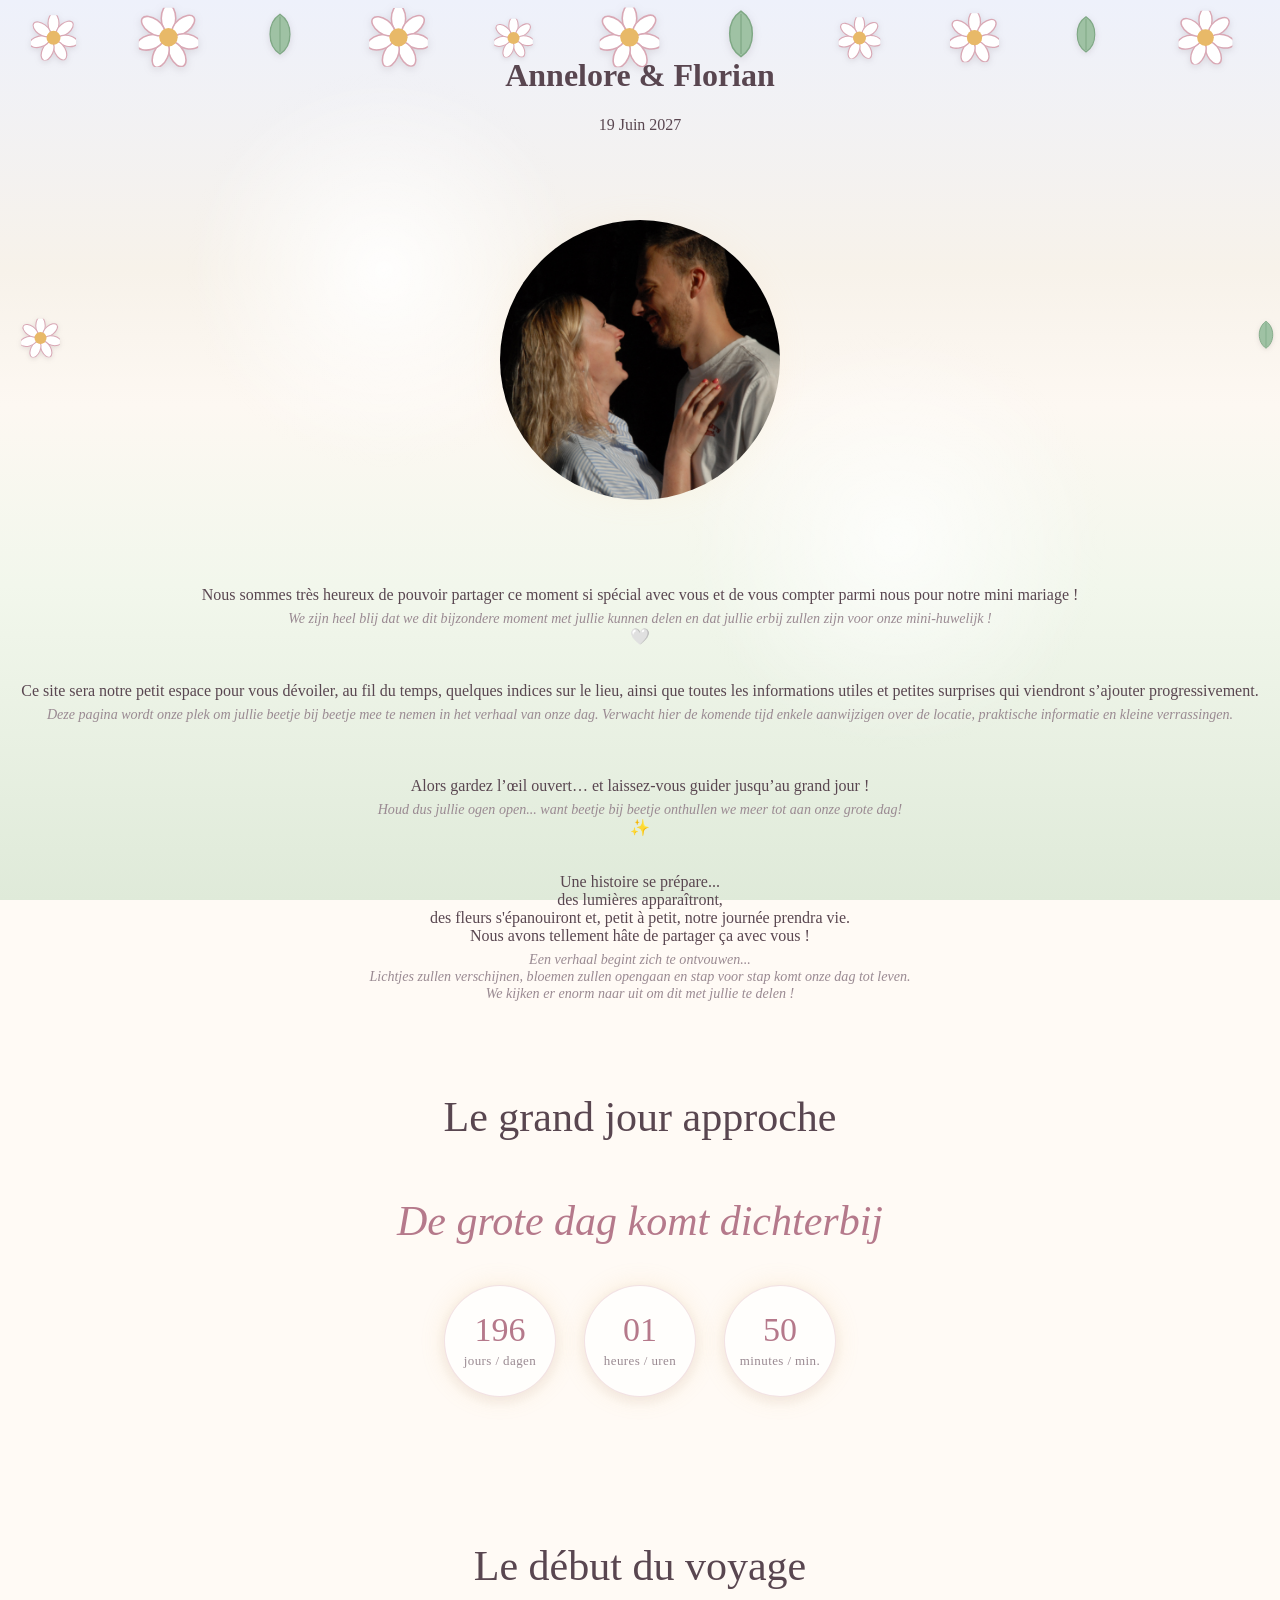
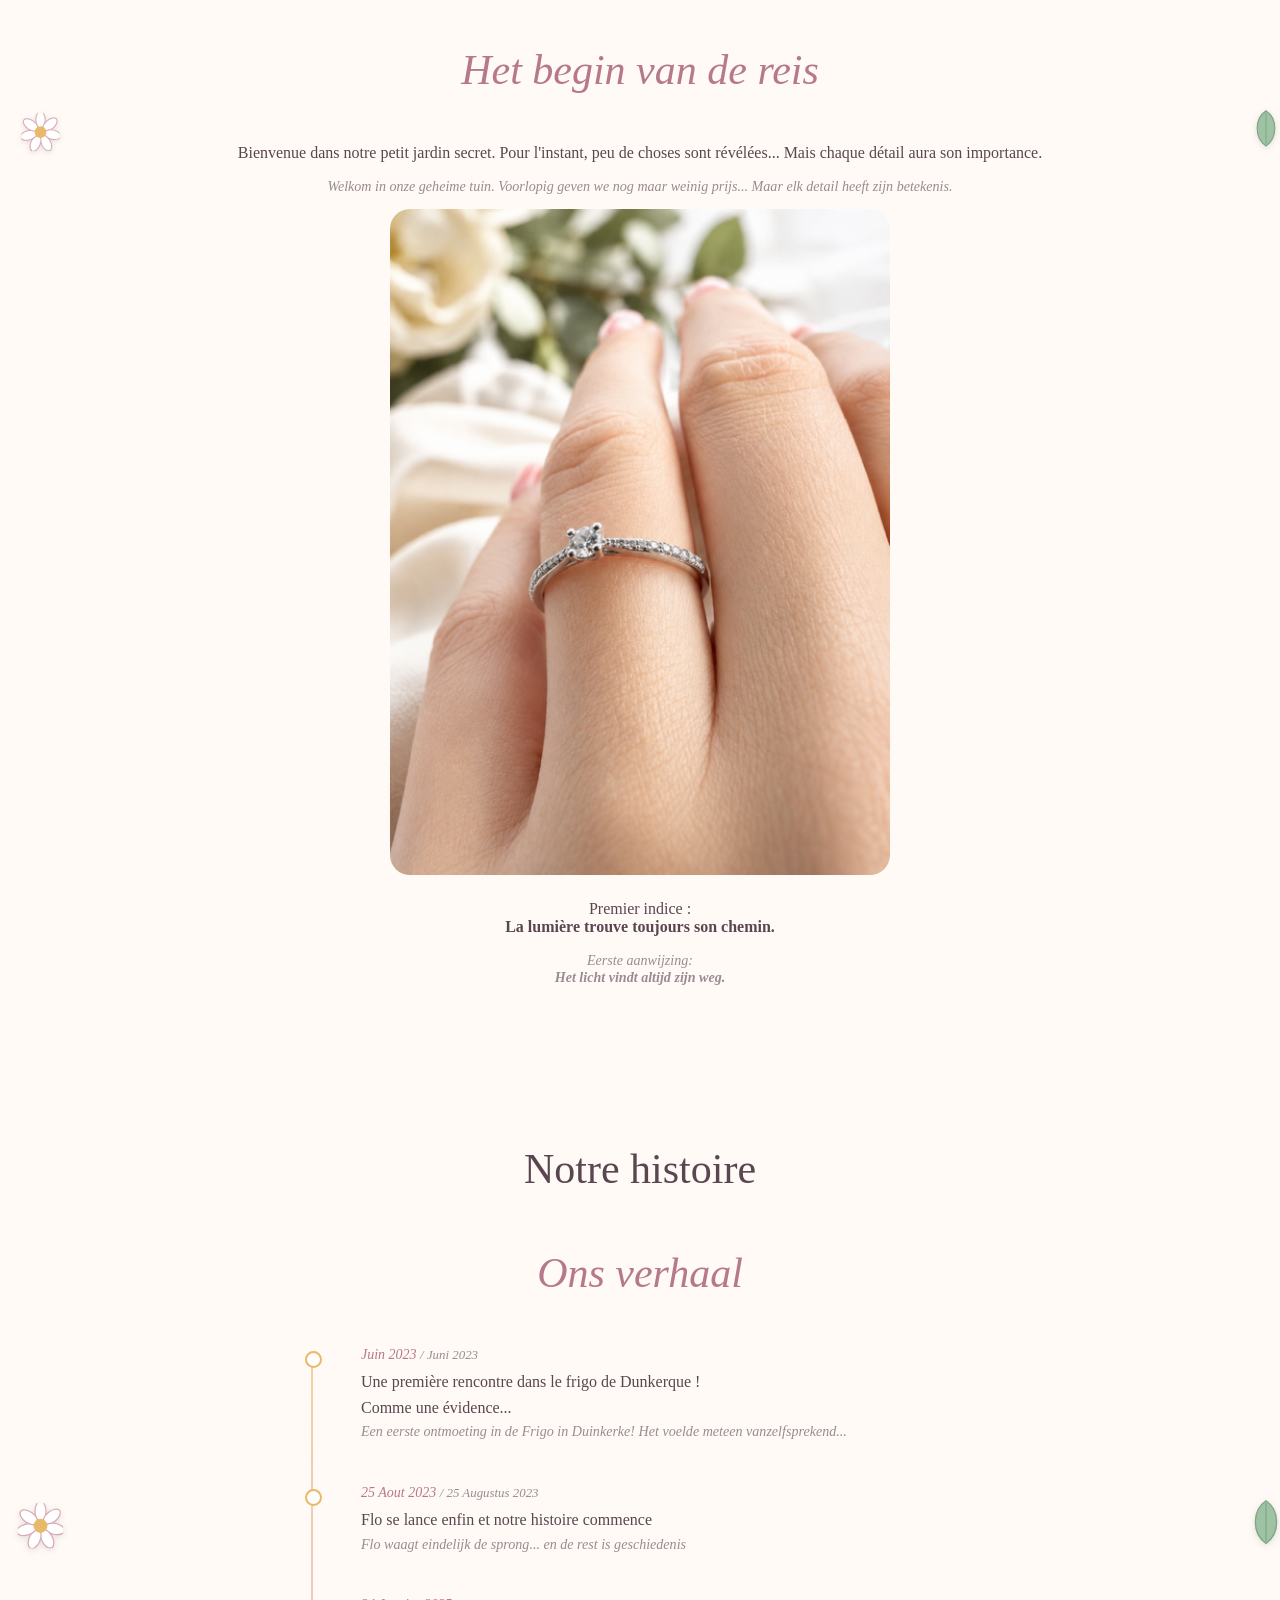
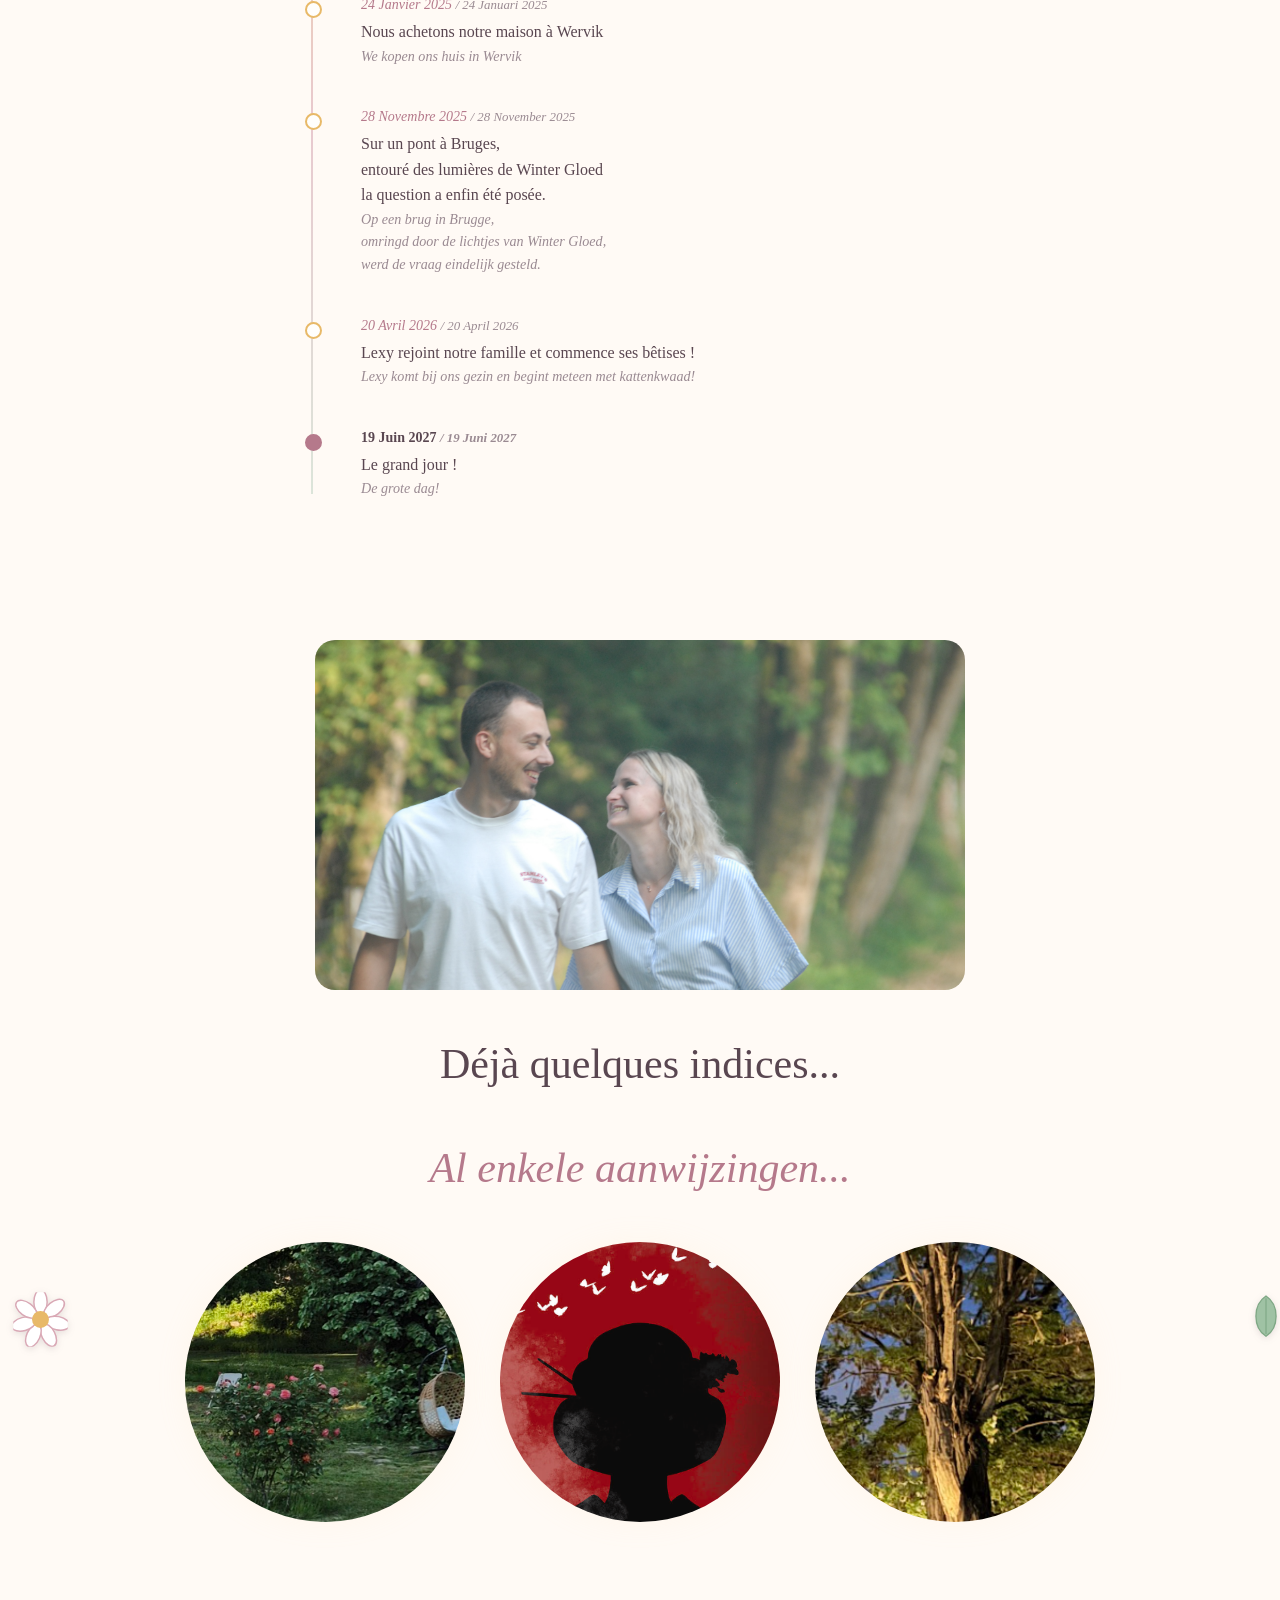
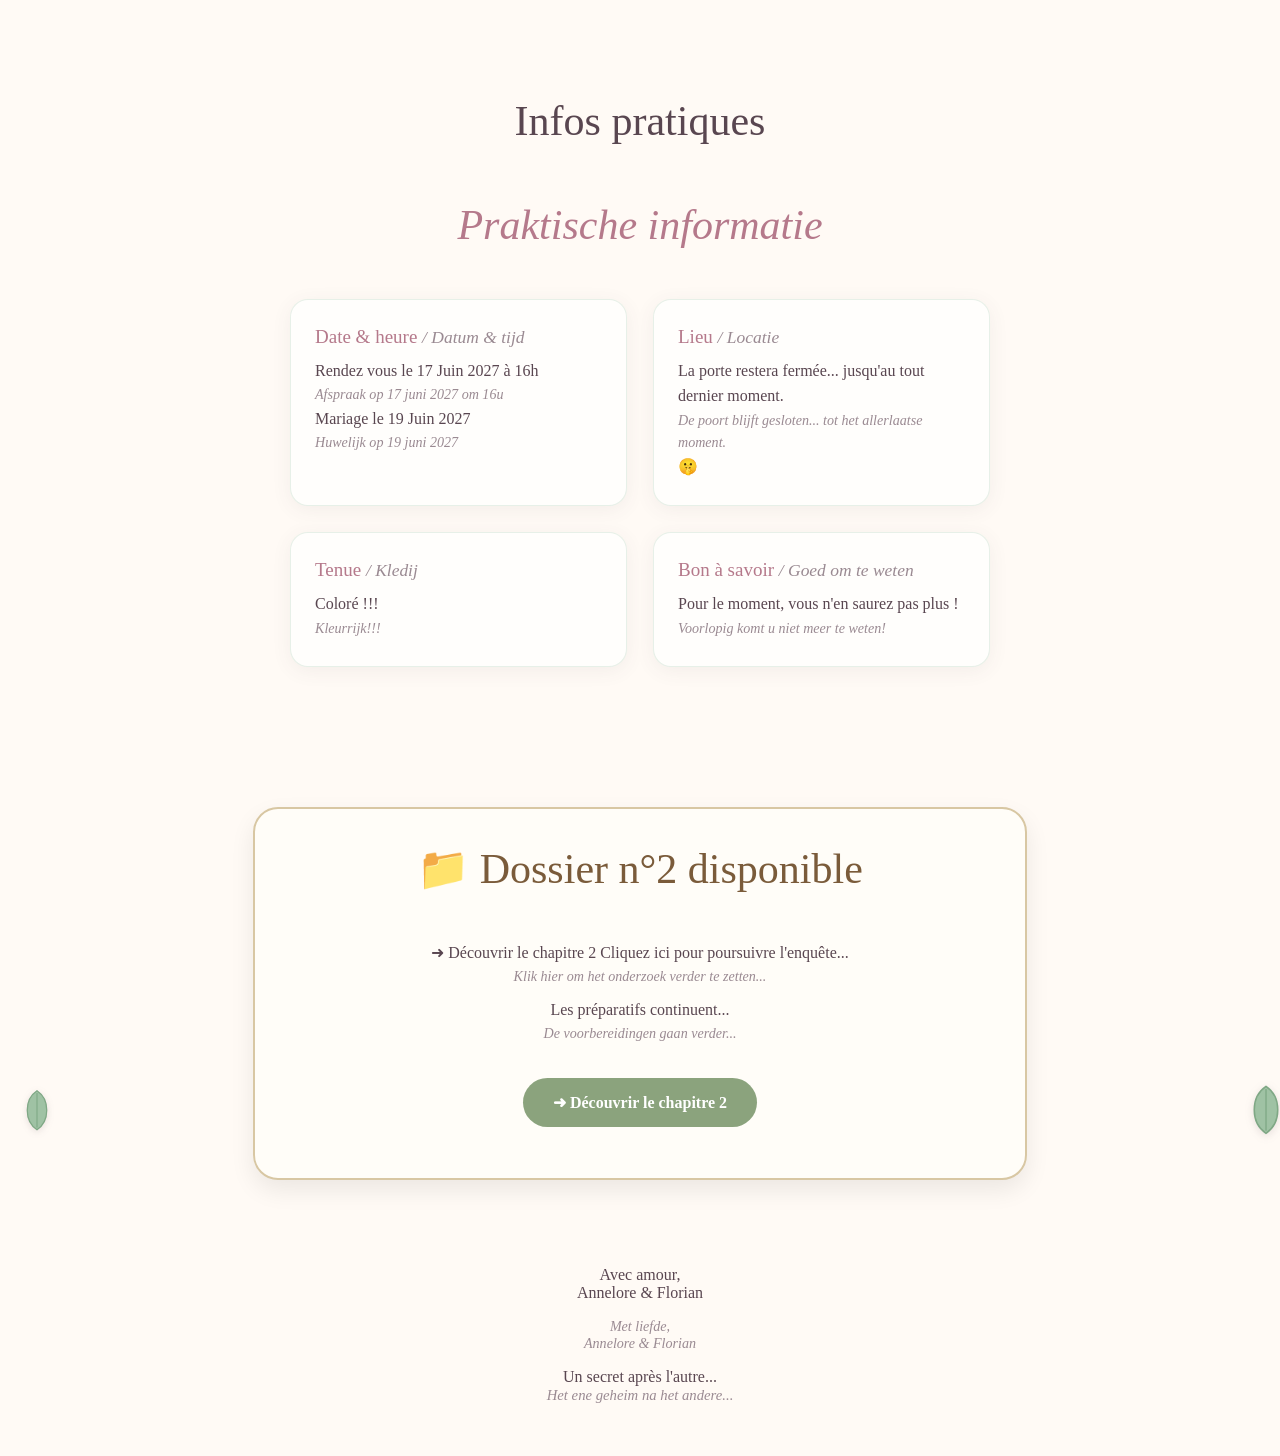
<file: index.html>
<!DOCTYPE html>
<html lang="fr">
<head>
    <meta charset="UTF-8">
    <meta name="viewport" content="width=device-width, initial-scale=1.0">
    <meta name="color-scheme" content="light only">
    <br>
    <br>
    <title>Annelore & Florian</title>
    <link rel="stylesheet" href="style.css">
</head>
<body>
<div class="background"></div>
<!-- Décor floral réparti sur toute la page -->
<div class="decor-floral" id="decorFloral"></div>
<header>
    <div class="glow"></div>
    <h1>Annelore <span>&</span> Florian</h1>
    <p class="date">19 Juin 2027</p>

    <section class="compte-goutte">
        <div class="cartes">
            <div class="carte cache">
                <img src="images/DSC_0178.JPG" alt="indice 0">
            </div>
        </div>
    </section>

    <p class="intro">
        Nous sommes très heureux de pouvoir partager ce moment si spécial avec vous et de vous compter parmi nous pour notre mini mariage ! <br>
        <span class="nl">We zijn heel blij dat we dit bijzondere moment met jullie kunnen delen en dat jullie erbij zullen zijn voor onze mini-huwelijk ! </span>🤍
        <br><br><br>
        Ce site sera notre petit espace pour vous dévoiler, au fil du temps, quelques indices sur le lieu, ainsi que toutes les informations utiles et petites surprises qui viendront s’ajouter progressivement.<br>
        <span class="nl">Deze pagina wordt onze plek om jullie beetje bij beetje mee te nemen in het verhaal van onze dag. Verwacht hier de komende tijd enkele aanwijzigen over de locatie, praktische informatie en kleine verrassingen. </span>
        <br><br><br>
        Alors gardez l’œil ouvert… et laissez-vous guider jusqu’au grand jour ! <br>
        <span class="nl">Houd dus jullie ogen open... want beetje bij beetje onthullen we meer tot aan onze grote dag!</span> ✨
        <br><br><br>
        Une histoire se prépare...<br>
        des lumières apparaîtront,<br>
        des fleurs s'épanouiront et, petit à petit, notre journée prendra vie.<br>
        Nous avons tellement hâte de partager ça avec vous !<br>
        <span class="nl">
            Een verhaal begint zich te ontvouwen...<br>
            Lichtjes zullen verschijnen, bloemen zullen opengaan en stap voor stap komt onze dag tot leven.<br>
            We kijken er enorm naar uit om dit met jullie te delen !
        </span>
    </p>
</header>

<!-- ===== COMPTE À REBOURS ===== -->
<section class="compte-rebours">
    <h2>Le grand jour approche<span class="nl-titre"><br>De grote dag komt dichterbij</span></h2>
    <div class="rebours" id="countdown">
        <div class="rebours-bloc">
            <span class="rebours-nombre" id="cr-jours">00</span>
            <span class="rebours-label">jours / dagen</span>
        </div>
        <div class="rebours-bloc">
            <span class="rebours-nombre" id="cr-heures">00</span>
            <span class="rebours-label">heures / uren</span>
        </div>
        <div class="rebours-bloc">
            <span class="rebours-nombre" id="cr-minutes">00</span>
            <span class="rebours-label">minutes / min.</span>
        </div>
    </div>
</section>

<section class="mystere">
    <h2>Le début du voyage<span class="nl-titre"><br>Het begin van de reis</span></h2>
    <p>
        Bienvenue dans notre petit jardin secret.
        Pour l'instant, peu de choses sont révélées...
        Mais chaque détail aura son importance.
    </p>
    <p class="nl">
        Welkom in onze geheime tuin.
        Voorlopig geven we nog maar weinig prijs...
        Maar elk detail heeft zijn betekenis.
    </p>
    <div class="indice">
        <img src="images/annonce-mariage" alt="Annonce du mariage">
        <p>
            Premier indice : <br>
            <strong>La lumière trouve toujours son chemin.</strong>
        </p>
        <p class="nl">
            Eerste aanwijzing: <br>
            <strong>Het licht vindt altijd zijn weg.</strong>
        </p>
    </div>
</section>

<!-- ===== NOTRE HISTOIRE ===== -->
<section class="histoire">
    <h2>Notre histoire<span class="nl-titre"><br>Ons verhaal</span></h2>
    <div class="frise">
        <div class="etape">
            <span class="etape-date">Juin 2023 <span class="nl-inline">/ Juni 2023</span></span>
            <p>Une première rencontre dans le frigo de Dunkerque !</p>
            <p>Comme une évidence...</p>
            <p class="nl">Een eerste ontmoeting in de Frigo in Duinkerke! Het voelde meteen vanzelfsprekend...</p>
        </div>
        <div class="etape">
            <span class="etape-date">25 Aout 2023 <span class="nl-inline">/ 25 Augustus 2023</span></span>
            <p>Flo se lance enfin et notre histoire commence</p>
            <p class="nl">Flo waagt eindelijk de sprong... en de rest is geschiedenis</p>
        </div>
        <div class="etape">
            <span class="etape-date">24 Janvier 2025 <span class="nl-inline">/ 24 Januari 2025</span></span>
            <p>Nous achetons notre maison à Wervik</p>
            <p class="nl">We kopen ons huis in Wervik</p>
        </div>
        <div class="etape">
            <span class="etape-date">28 Novembre 2025 <span class="nl-inline">/ 28 November 2025</span></span>
            <p>Sur un pont à Bruges,</p>
            <p>entouré des lumières de Winter Gloed</p>
            <p>la question a enfin été posée. </p>
            <p class="nl">Op een brug in Brugge,</p>
            <p class="nl">omringd door de lichtjes van Winter Gloed, </p>
            <p class="nl">werd de vraag eindelijk gesteld. </p>
        </div>
        <div class="etape">
            <span class="etape-date">20 Avril 2026 <span class="nl-inline">/ 20 April 2026</span></span>
            <p>Lexy rejoint notre famille et commence ses bêtises !</p>
            <p class="nl">Lexy komt bij ons gezin en begint meteen met kattenkwaad!</p>
        </div>
        <div class="etape etape-aujourdhui">
            <span class="etape-date">19 Juin 2027 <span class="nl-inline">/ 19 Juni 2027</span></span>
            <p>Le grand jour !</p>
            <p class="nl">De grote dag!</p>
        </div>
    </div>
</section>

<section class="compte-goutte">
<img src="images/DSC_0230.JPG" alt="pont">
   <h2>Déjà quelques indices...<span class="nl-titre"><br>Al enkele aanwijzingen...</span></h2>
<div class="cartes">
    <div class="carte cache">
        <img src="images/indice1.png" alt="indice 1">
    </div>
    <div class="carte cache">
        <img src="images/indice2.png" alt="indice 2">
    </div>
    <div class="carte cache">
        <img src="images/indice3.png" alt="indice 3">
    </div>
</div>
</section>

<!-- ===== INFOS PRATIQUES ===== -->
<section class="infos-pratiques">
    <h2>Infos pratiques<span class="nl-titre"><br>Praktische informatie</span></h2>
    <div class="infos-grille">
        <div class="info-carte">
            <h3>Date &amp; heure <span class="nl-inline">/ Datum &amp; tijd</span></h3>
            <p>Rendez vous le 17 Juin 2027 à 16h </p>
            <p class="nl">Afspraak op 17 juni 2027 om 16u </p>
            <p>Mariage le 19 Juin 2027 </p>
            <p class="nl">Huwelijk op 19 juni 2027 </p>
        </div>
        <div class="info-carte">
            <h3>Lieu <span class="nl-inline">/ Locatie</span></h3>
            <p>La porte restera fermée... jusqu'au tout dernier moment. </p>
            <p class="nl">De poort  blijft gesloten... tot het allerlaatse moment. </p> 
            <p>🤫</p>
        </div>
        <div class="info-carte">
            <h3>Tenue <span class="nl-inline">/ Kledij</span></h3>
            <p>Coloré !!!</p>
            <p class="nl">Kleurrijk!!!</p>
        </div>
        <div class="info-carte">
            <h3>Bon à savoir <span class="nl-inline">/ Goed om te weten</span></h3>
            <p>Pour le moment, vous n'en saurez pas plus !</p>
            <p class="nl">Voorlopig komt u niet meer te weten!</p>
        </div>
    </div>
</section>


<section class="chapitre-suivant">
    <div class="dossier-enquete">
        <h2>📁 Dossier n°2 disponible</h2>

➜ Découvrir le chapitre 2
Cliquez ici pour poursuivre l'enquête...
        <span class="nl">
Klik hier om het onderzoek verder te zetten...
            </span>
        <p>
            Les préparatifs continuent...
            <br>
            <span class="nl">
                De voorbereidingen gaan verder...
            </span>
        </p>

        <a href="chapitre2.html" class="btn-chapitre">
            ➜ Découvrir le chapitre 2
        </a>
        </p>
    </div>
</section>
<footer>
<p>
Avec amour,<br>
Annelore & Florian
</p>
<p class="nl">
Met liefde,<br>
Annelore & Florian
</p>
<p class="petit">
Un secret après l'autre...<br>
<span class="nl-inline">Het ene geheim na het andere...</span>
    <br>
    <br>
    <br>
</p>
</footer>
<script src="script.js"></script>
</body>
</html>
</file>
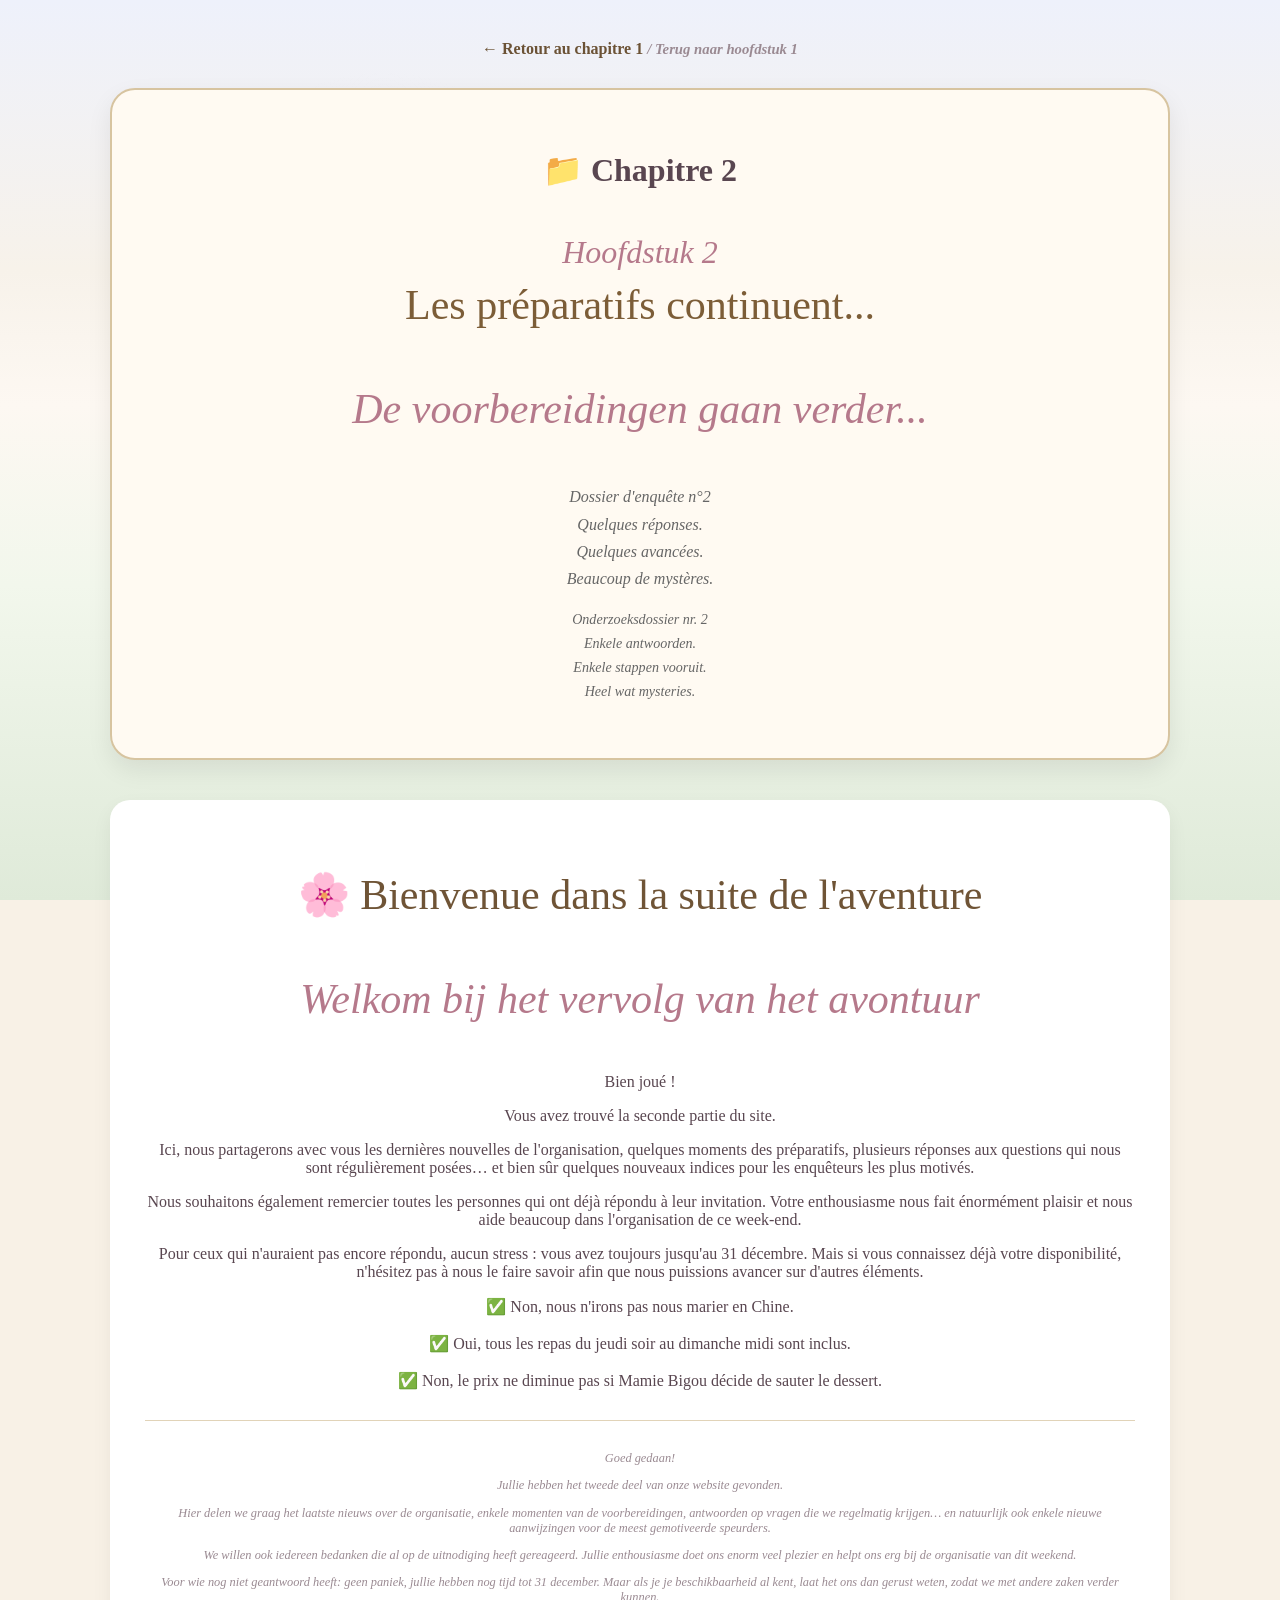
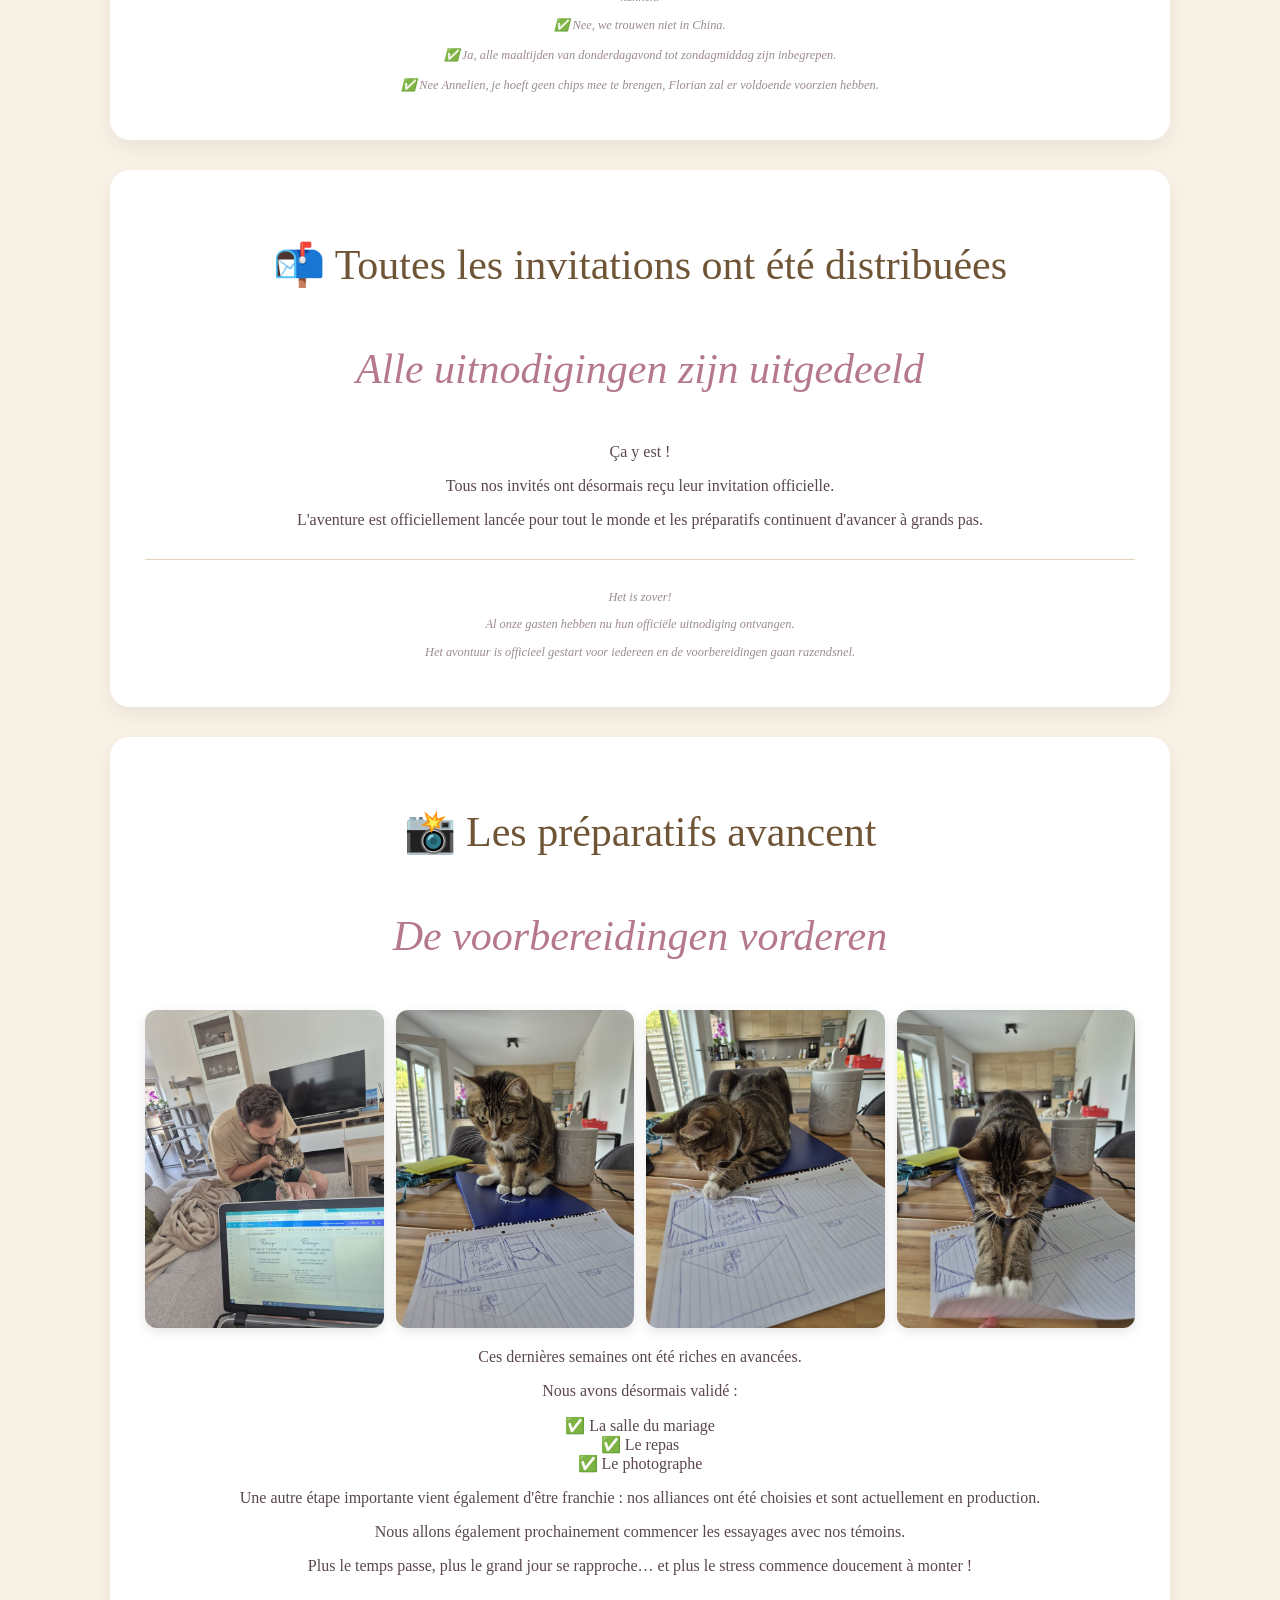
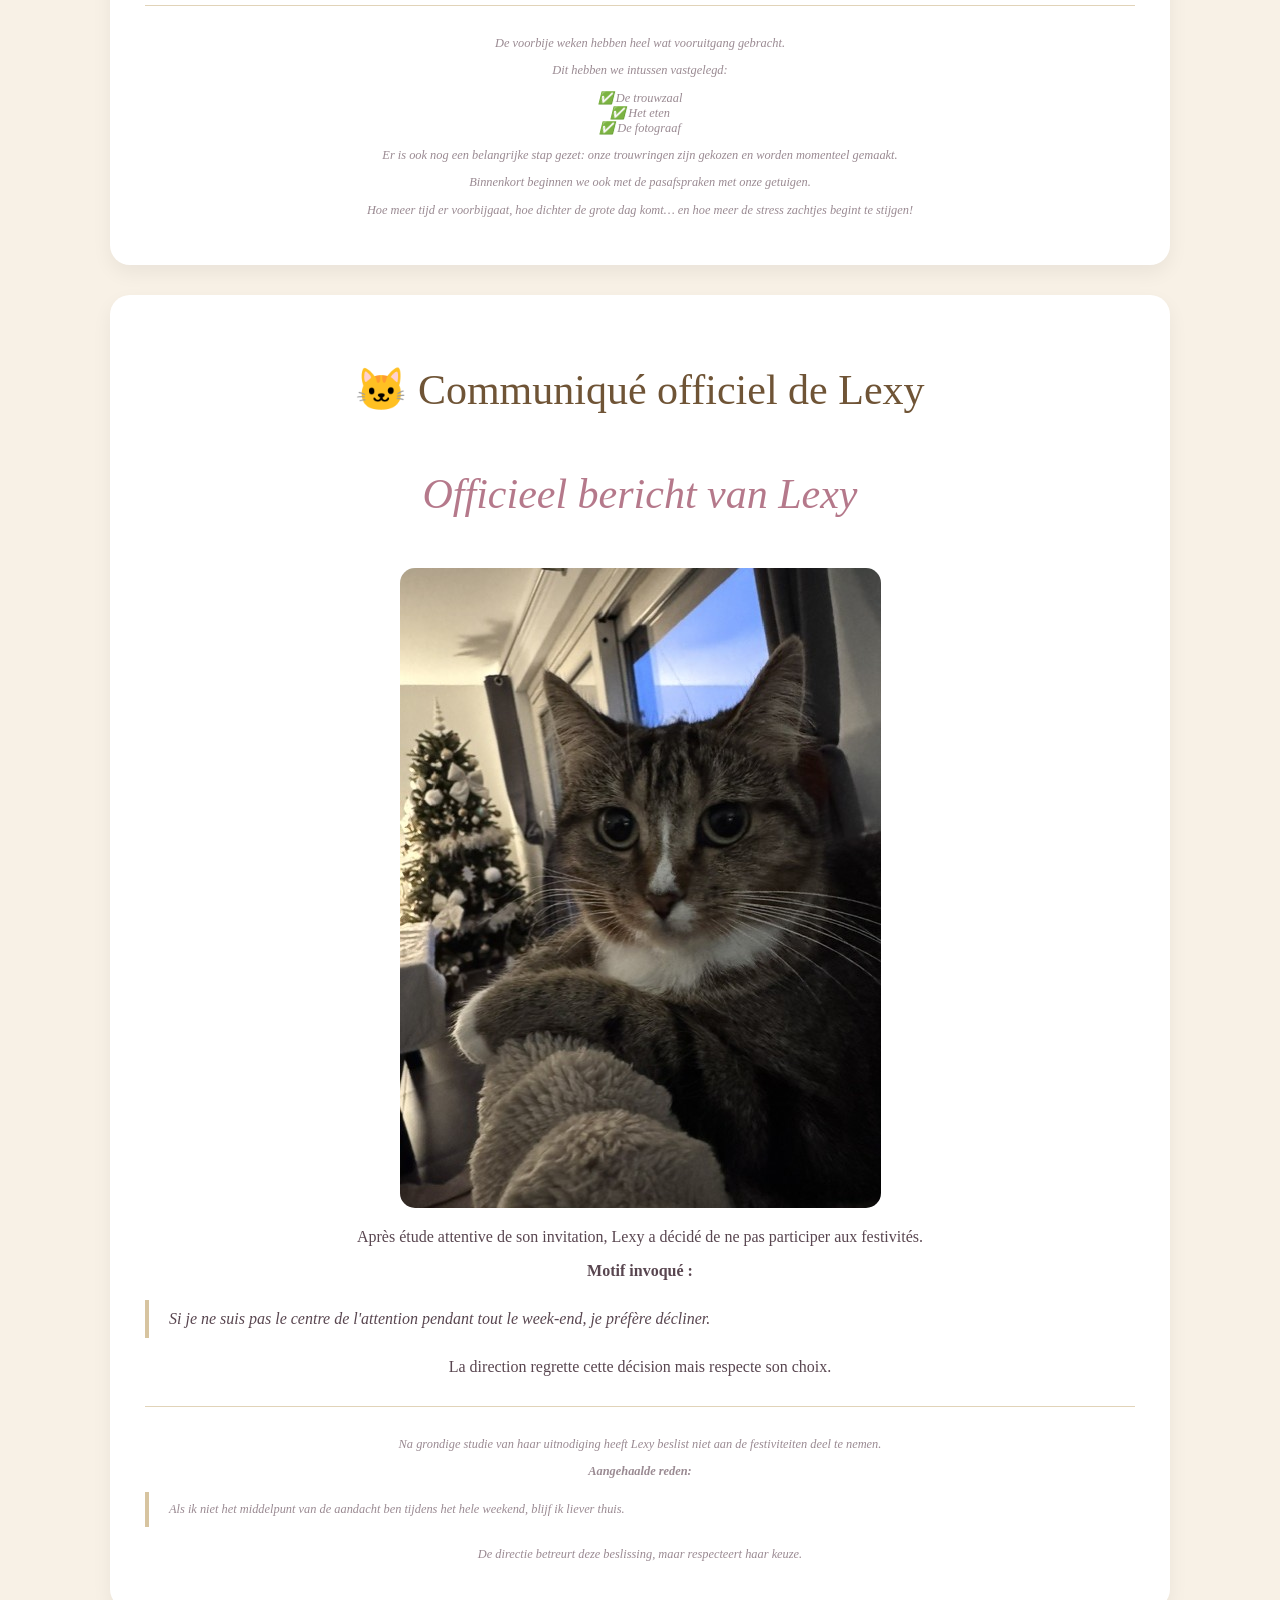
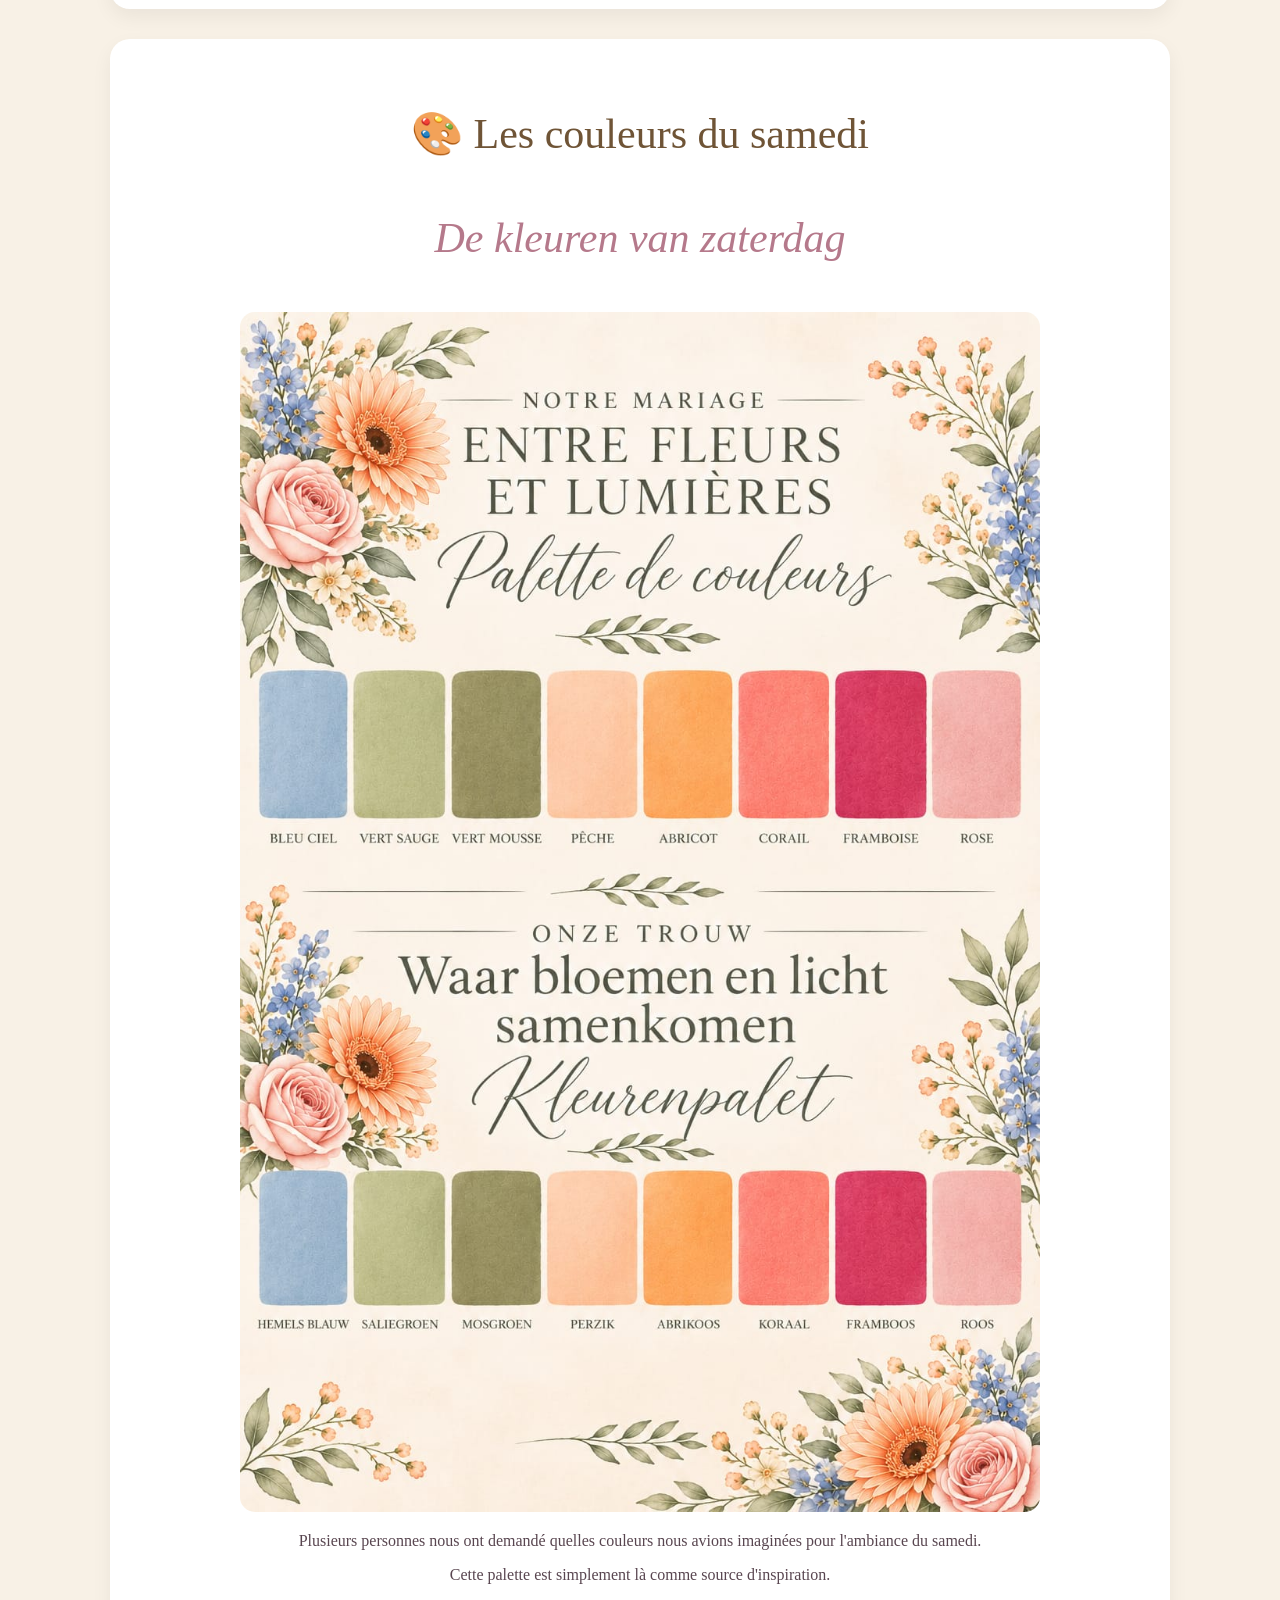
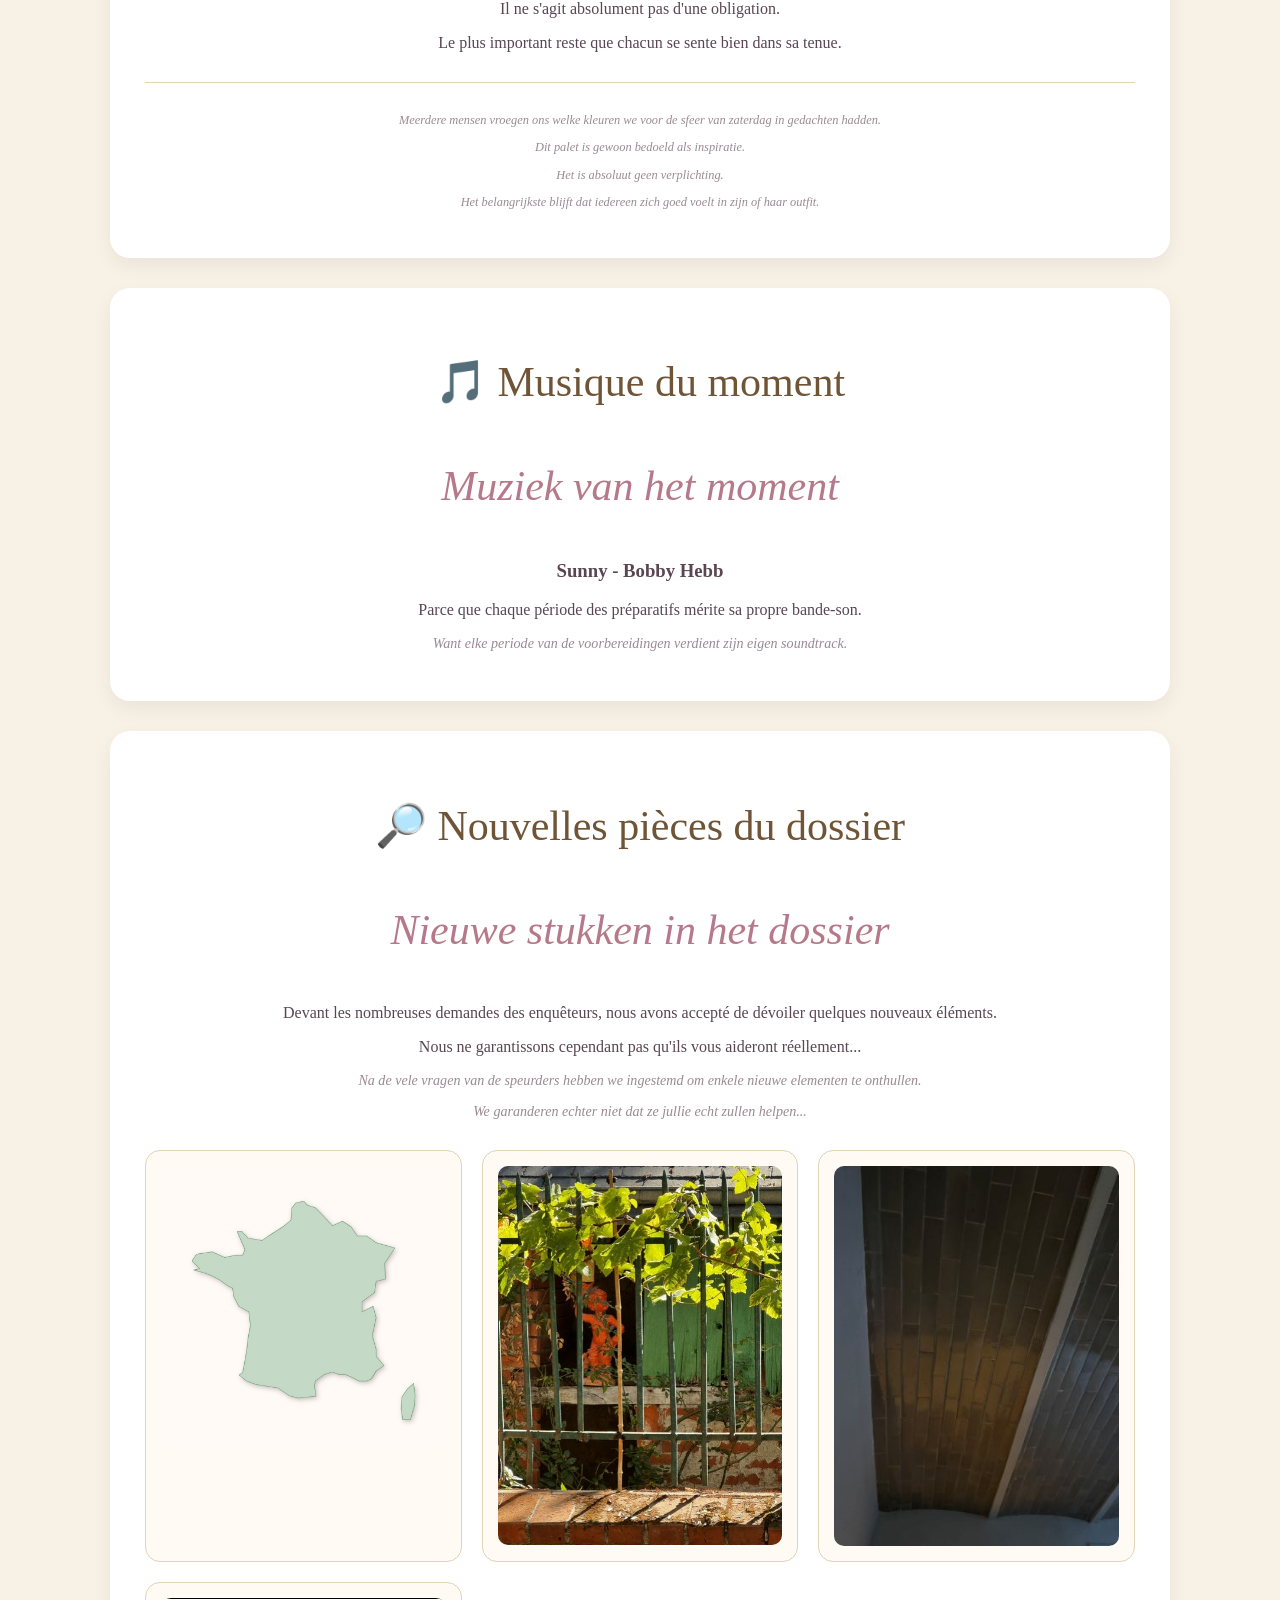
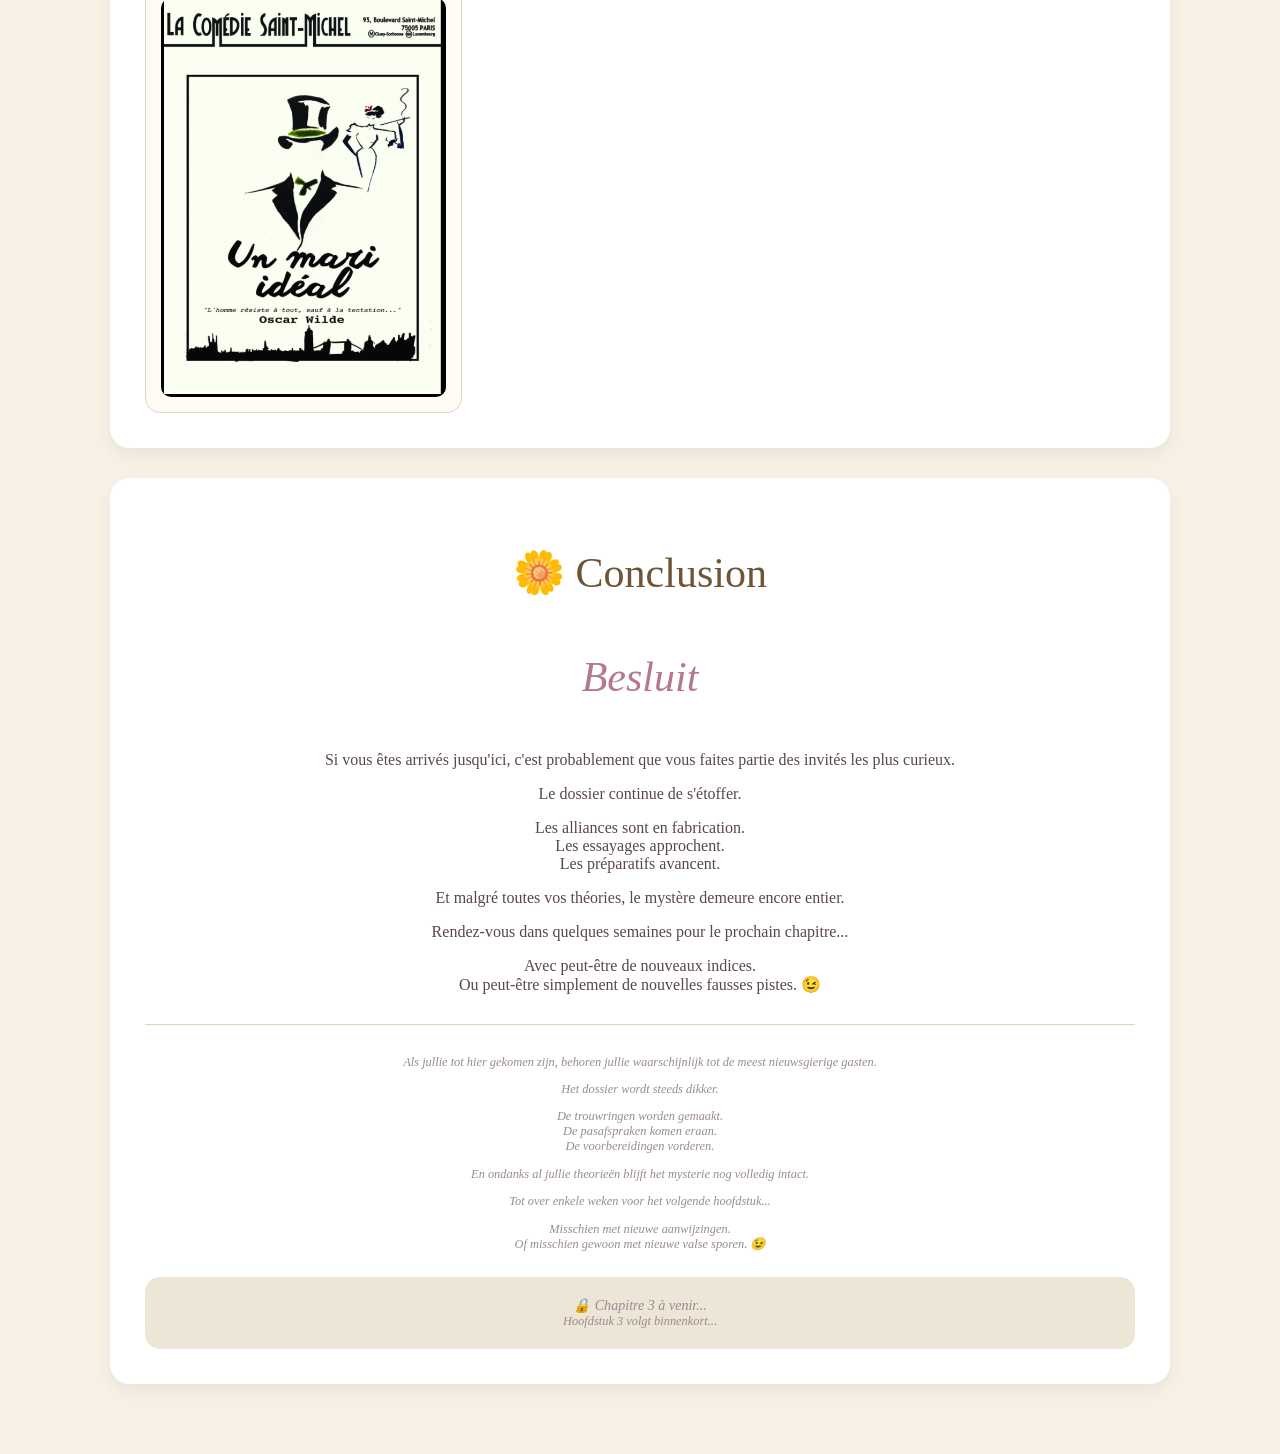
<file: chapitre2.html>
<!DOCTYPE html>
<html lang="fr">

<head>
<meta charset="UTF-8">
<meta name="viewport" content="width=device-width, initial-scale=1.0">
<meta name="color-scheme" content="light only">

<title>Chapitre 2 - Les préparatifs continuent... / Hoofdstuk 2 - De voorbereidingen gaan verder...</title>

<link rel="stylesheet" href="style.css">

<style>

body{
    background:#f8f1e6;
}

.chapitre-container{
    max-width:1100px;
    margin:auto;
    padding:40px 20px;
}

.retour{
    display:inline-block;
    text-decoration:none;
    margin-bottom:30px;
    color:#6b5235;
    font-weight:bold;
}

.hero-enquete{
    text-align:center;
    background:#fffaf2;
    border:2px solid #d7c4a0;
    border-radius:25px;
    padding:40px;
    margin-bottom:40px;
    box-shadow:0 10px 25px rgba(0,0,0,0.08);
}

.hero-enquete h1{
    margin-bottom:10px;
}

.hero-enquete h2{
    margin-top:0;
    color:#7c5d37;
}

.sous-titre{
    font-style:italic;
    color:#666;
    line-height:1.7;
}

.section-enquete{
    background:white;
    border-radius:20px;
    padding:35px;
    margin-bottom:30px;
    box-shadow:0 8px 20px rgba(0,0,0,0.06);
}

.section-enquete h2{
    color:#6f5436;
}

/* ===== PHOTOS ENTIÈRES (non coupées) =====
   style.css force les images de section à 350px de haut avec "cover",
   ce qui coupe les photos. On annule ça ici, avec une priorité plus forte. */
.section-enquete > img,
.section-enquete img.photo-large{
    display:block !important;
    width:auto !important;
    max-width:100% !important;
    height:auto !important;
    max-height:none !important;
    object-fit:contain !important;
    margin:20px auto !important;
    border-radius:15px !important;
}

.section-enquete > img.palette{
    width:100% !important;
    max-width:min(100%, 800px) !important;
    height:auto !important;
}

/* Sécurité : aucune image ne peut dépasser la largeur de l'écran */
.chapitre-container img{
    max-width:100% !important;
}

.chapitre-container{
    box-sizing:border-box;
    width:100%;
    overflow-x:hidden;
}

@media (max-width:600px){
    .chapitre-container{
        padding:25px 12px;
    }
    .section-enquete{
        padding:22px 16px;
    }
}

/* ===== 4 PETITES PHOTOS DES PRÉPARATIFS (entières, non coupées) ===== */
.galerie-preparatifs{
    display:grid;
    grid-template-columns:repeat(4,1fr);
    gap:12px;
    margin:20px 0;
    align-items:center;
}

.galerie-preparatifs img{
    display:block !important;
    width:100% !important;
    max-width:100% !important;
    height:auto !important;
    object-fit:contain !important;
    margin:0 !important;
    border-radius:12px !important;
    box-shadow:0 4px 12px rgba(0,0,0,0.1);
}

@media (max-width:700px){
    .galerie-preparatifs{
        grid-template-columns:repeat(2,1fr);
    }
}

.galerie-indices{
    display:grid;
    grid-template-columns:repeat(auto-fit,minmax(250px,1fr));
    gap:20px;
    margin-top:30px;
}

.galerie-indices .indice{
    background:#fffaf3;
    padding:15px;
    border-radius:15px;
    border:1px solid #e1d3b8;
}

.galerie-indices .indice img{
    display:block !important;
    width:100% !important;
    max-width:100% !important;
    height:auto !important;
    object-fit:contain !important;
    margin:0 !important;
    border-radius:10px !important;
}

.fin{
    text-align:center;
}

.chapitre3{
    background:#ede5d6;
    padding:20px;
    border-radius:15px;
    text-align:center;
    margin-top:25px;
}

.section-enquete hr{
    border:none;
    border-top:1px solid #e1d3b8;
    margin:30px 0;
}

.section-enquete blockquote{
    margin:20px 0;
    padding:10px 20px;
    border-left:4px solid #d7c4a0;
    font-style:italic;
    text-align:left;
}

.section-enquete .nl{
    margin-top:0;
}

</style>
</head>

<body>

<div class="chapitre-container">

<a href="index.html" class="retour">
← Retour au chapitre 1 <span class="nl-inline">/ Terug naar hoofdstuk 1</span>
</a>

<!-- ===== EN-TÊTE ===== -->
<div class="hero-enquete">

    <h1>📁 Chapitre 2<span class="nl-titre"><br>Hoofdstuk 2</span></h1>

    <h2>Les préparatifs continuent...<span class="nl-titre"><br>De voorbereidingen gaan verder...</span></h2>

    <p class="sous-titre">
        Dossier d'enquête n°2<br>
        Quelques réponses.<br>
        Quelques avancées.<br>
        Beaucoup de mystères.
    </p>

    <p class="sous-titre nl">
        Onderzoeksdossier nr. 2<br>
        Enkele antwoorden.<br>
        Enkele stappen vooruit.<br>
        Heel wat mysteries.
    </p>

</div>


<!-- ===== BIENVENUE ===== -->
<section class="section-enquete">

<h2>🌸 Bienvenue dans la suite de l'aventure<span class="nl-titre"><br>Welkom bij het vervolg van het avontuur</span></h2>

<p>
Bien joué !
</p>

<p>
Vous avez trouvé la seconde partie du site.
</p>

<p>
Ici, nous partagerons avec vous les dernières nouvelles de l'organisation, quelques moments des préparatifs, plusieurs réponses aux questions qui nous sont régulièrement posées… et bien sûr quelques nouveaux indices pour les enquêteurs les plus motivés.
</p>

<p>
Nous souhaitons également remercier toutes les personnes qui ont déjà répondu à leur invitation. Votre enthousiasme nous fait énormément plaisir et nous aide beaucoup dans l'organisation de ce week-end.
</p>

<p>
Pour ceux qui n'auraient pas encore répondu, aucun stress : vous avez toujours jusqu'au 31 décembre. Mais si vous connaissez déjà votre disponibilité, n'hésitez pas à nous le faire savoir afin que nous puissions avancer sur d'autres éléments.
</p>

<p>
✅ Non, nous n'irons pas nous marier en Chine.<br><br>

✅ Oui, tous les repas du jeudi soir au dimanche midi sont inclus.<br><br>

✅ Non, le prix ne diminue pas si Mamie Bigou décide de sauter le dessert.
</p>

<hr>

<div class="nl">

<p class="nl">
Goed gedaan!
</p>

<p class="nl">
Jullie hebben het tweede deel van onze website gevonden.
</p>

<p class="nl">
Hier delen we graag het laatste nieuws over de organisatie, enkele momenten van de voorbereidingen, antwoorden op vragen die we regelmatig krijgen… en natuurlijk ook enkele nieuwe aanwijzingen voor de meest gemotiveerde speurders.
</p>

<p class="nl">
We willen ook iedereen bedanken die al op de uitnodiging heeft gereageerd. Jullie enthousiasme doet ons enorm veel plezier en helpt ons erg bij de organisatie van dit weekend.
</p>

<p class="nl">
Voor wie nog niet geantwoord heeft: geen paniek, jullie hebben nog tijd tot 31 december. Maar als je je beschikbaarheid al kent, laat het ons dan gerust weten, zodat we met andere zaken verder kunnen.
</p>

<p class="nl">
✅ Nee, we trouwen niet in China.<br><br>

✅ Ja, alle maaltijden van donderdagavond tot zondagmiddag zijn inbegrepen.<br><br>

✅ Nee Annelien, je hoeft geen chips mee te brengen, Florian zal er voldoende voorzien hebben.
</p>

</div>

</section>


<!-- ===== INVITATIONS ===== -->
<section class="section-enquete">

<h2>📬 Toutes les invitations ont été distribuées<span class="nl-titre"><br>Alle uitnodigingen zijn uitgedeeld
    </span></h2>

<p>
Ça y est !
</p>

<p>
Tous nos invités ont désormais reçu leur invitation officielle.
</p>

<p>
L'aventure est officiellement lancée pour tout le monde et les préparatifs continuent d'avancer à grands pas.
</p>

<hr>

<div class="nl">

<p class="nl">
Het is zover!
</p>

<p class="nl">
Al onze gasten hebben nu hun officiële uitnodiging ontvangen.
</p>

<p class="nl">
Het avontuur is officieel gestart voor iedereen en de voorbereidingen gaan razendsnel.
</p>

</div>

</section>


<!-- ===== PRÉPARATIFS ===== -->
<section class="section-enquete">

<h2>📸 Les préparatifs avancent<span class="nl-titre"><br>De voorbereidingen vorderen</span></h2>

<div class="galerie-preparatifs">
    <img src="images/avancement1.jpg" alt="Préparatifs 1 / Voorbereidingen 1">
    <img src="images/avancement2.jpg" alt="Préparatifs 2 / Voorbereidingen 2">
    <img src="images/avancement3.jpg" alt="Préparatifs 3 / Voorbereidingen 3">
    <img src="images/avancement4.jpg" alt="Préparatifs 4 / Voorbereidingen 4">
</div>

<p>
Ces dernières semaines ont été riches en avancées.
</p>

<p>
Nous avons désormais validé :
</p>

<p>
✅ La salle du mariage<br>
✅ Le repas<br>
✅ Le photographe
</p>

<p>
Une autre étape importante vient également d'être franchie : nos alliances ont été choisies et sont actuellement en production.
</p>

<p>
Nous allons également prochainement commencer les essayages avec nos témoins.
</p>

<p>
Plus le temps passe, plus le grand jour se rapproche… et plus le stress commence doucement à monter !
</p>

<hr>

<div class="nl">

<p class="nl">
De voorbije weken hebben heel wat vooruitgang gebracht.
</p>

<p class="nl">
Dit hebben we intussen vastgelegd:
</p>

<p class="nl">
✅ De trouwzaal<br>
✅ Het eten<br>
✅ De fotograaf
</p>

<p class="nl">
Er is ook nog een belangrijke stap gezet: onze trouwringen zijn gekozen en worden momenteel gemaakt.
</p>

<p class="nl">
Binnenkort beginnen we ook met de pasafspraken met onze getuigen.
</p>

<p class="nl">
Hoe meer tijd er voorbijgaat, hoe dichter de grote dag komt… en hoe meer de stress zachtjes begint te stijgen!
</p>

</div>

</section>


<!-- ===== LEXY ===== -->
<section class="section-enquete">

<h2>🐱 Communiqué officiel de Lexy<span class="nl-titre"><br>Officieel bericht van Lexy</span></h2>

<img src="images/lexy.jpg" class="photo-large" alt="Lexy">

<p>
Après étude attentive de son invitation, Lexy a décidé de ne pas participer aux festivités.
</p>

<p>
<strong>Motif invoqué :</strong>
</p>

<blockquote>
Si je ne suis pas le centre de l'attention pendant tout le week-end, je préfère décliner.
</blockquote>

<p>
La direction regrette cette décision mais respecte son choix.
</p>

<hr>

<div class="nl">

<p class="nl">
Na grondige studie van haar uitnodiging heeft Lexy beslist niet aan de festiviteiten deel te nemen.
</p>

<p class="nl">
<strong>Aangehaalde reden:</strong>
</p>

<blockquote class="nl">
Als ik niet het middelpunt van de aandacht ben tijdens het hele weekend, blijf ik liever thuis.
</blockquote>

<p class="nl">
De directie betreurt deze beslissing, maar respecteert haar keuze.
</p>

</div>

</section>


<!-- ===== COULEURS ===== -->
<section class="section-enquete">

<h2>🎨 Les couleurs du samedi<span class="nl-titre"><br>De kleuren van zaterdag</span></h2>

<img src="images/palette-couleurs.jpeg" class="palette" alt="Palette de couleurs / Kleurenpalet">

<p>
Plusieurs personnes nous ont demandé quelles couleurs nous avions imaginées pour l'ambiance du samedi.
</p>

<p>
Cette palette est simplement là comme source d'inspiration.
</p>

<p>
Il ne s'agit absolument pas d'une obligation.
</p>

<p>
Le plus important reste que chacun se sente bien dans sa tenue.
</p>

<hr>

<div class="nl">

<p class="nl">
Meerdere mensen vroegen ons welke kleuren we voor de sfeer van zaterdag in gedachten hadden.
</p>

<p class="nl">
Dit palet is gewoon bedoeld als inspiratie.
</p>

<p class="nl">
Het is absoluut geen verplichting.
</p>

<p class="nl">
Het belangrijkste blijft dat iedereen zich goed voelt in zijn of haar outfit.
</p>

</div>

</section>


<!-- ===== MUSIQUE ===== -->
<section class="section-enquete">

<h2>🎵 Musique du moment<span class="nl-titre"><br>Muziek van het moment</span></h2>

<h3>Sunny - Bobby Hebb</h3>

<p>
Parce que chaque période des préparatifs mérite sa propre bande-son.
</p>

<p class="nl">
Want elke periode van de voorbereidingen verdient zijn eigen soundtrack.
</p>

</section>


<!-- ===== NOUVELLES PIÈCES ===== -->
<section class="section-enquete">

<h2>🔎 Nouvelles pièces du dossier<span class="nl-titre"><br>Nieuwe stukken in het dossier</span></h2>

<p>
Devant les nombreuses demandes des enquêteurs, nous avons accepté de dévoiler quelques nouveaux éléments.
</p>

<p>
Nous ne garantissons cependant pas qu'ils vous aideront réellement...
</p>

<p class="nl">
Na de vele vragen van de speurders hebben we ingestemd om enkele nieuwe elementen te onthullen.
</p>

<p class="nl">
We garanderen echter niet dat ze jullie echt zullen helpen...
</p>

<div class="galerie-indices">

<div class="indice">
<img src="images/indice4.jpg" alt="indice 4 / aanwijzing 4">
</div>

<div class="indice">
<img src="images/indice5.jpg" alt="indice 5 / aanwijzing 5">
</div>

<div class="indice">
<img src="images/indice6.jpg" alt="indice 6 / aanwijzing 6">
</div>

<div class="indice">
<img src="images/indice7.jpg" alt="indice 7 / aanwijzing 7">
</div>

</div>

</section>


<!-- ===== CONCLUSION ===== -->
<section class="section-enquete fin">

<h2>🌼 Conclusion<span class="nl-titre"><br>Besluit</span></h2>

<p>
Si vous êtes arrivés jusqu'ici, c'est probablement que vous faites partie des invités les plus curieux.
</p>

<p>
Le dossier continue de s'étoffer.
</p>

<p>
Les alliances sont en fabrication.
<br>
Les essayages approchent.
<br>
Les préparatifs avancent.
</p>

<p>
Et malgré toutes vos théories, le mystère demeure encore entier.
</p>

<p>
Rendez-vous dans quelques semaines pour le prochain chapitre...
</p>

<p>
Avec peut-être de nouveaux indices.
<br>
Ou peut-être simplement de nouvelles fausses pistes.
😉
</p>

<hr>

<div class="nl">

<p class="nl">
Als jullie tot hier gekomen zijn, behoren jullie waarschijnlijk tot de meest nieuwsgierige gasten.
</p>

<p class="nl">
Het dossier wordt steeds dikker.
</p>

<p class="nl">
De trouwringen worden gemaakt.
<br>
De pasafspraken komen eraan.
<br>
De voorbereidingen vorderen.
</p>

<p class="nl">
En ondanks al jullie theorieën blijft het mysterie nog volledig intact.
</p>

<p class="nl">
Tot over enkele weken voor het volgende hoofdstuk...
</p>

<p class="nl">
Misschien met nieuwe aanwijzingen.
<br>
Of misschien gewoon met nieuwe valse sporen.
😉
</p>

<div class="chapitre3">
🔒 Chapitre 3 à venir...
<br>
<span class="nl">Hoofdstuk 3 volgt binnenkort...</span>
</div>

</section>

</div>

</body>
</html>
</file>
<file: style.css>
body {
    color-scheme: light only;
    margin: 0;
    background: #fffaf5;
    color: #594650;
    font-family: Georgia, serif;
    text-align: center;
    position: relative;
    overflow-x: hidden;
}

/* ===== Fenêtre sur un jardin : ciel doux qui descend vers une prairie fleurie ===== */
body::before {
    content: "";
    position: fixed;
    inset: 0;
    z-index: -2;
    pointer-events: none;
    background:
        linear-gradient(180deg, #eef1fb 0%, #f7f2ea 30%, #fdf8f2 45%, #f2f7ec 65%, #dfead9 100%),
        radial-gradient(circle at 6% 10%, rgba(244, 190, 201, 0.5), transparent 20%),
        radial-gradient(circle at 94% 8%, rgba(220, 201, 232, 0.4), transparent 20%),
        radial-gradient(circle at 12% 30%, rgba(159, 194, 164, 0.35), transparent 22%),
        radial-gradient(circle at 88% 32%, rgba(238, 207, 174, 0.4), transparent 22%),
        radial-gradient(circle at 4% 55%, rgba(220, 201, 232, 0.35), transparent 24%),
        radial-gradient(circle at 96% 58%, rgba(244, 190, 201, 0.4), transparent 24%),
        radial-gradient(circle at 15% 80%, rgba(159, 194, 164, 0.45), transparent 26%),
        radial-gradient(circle at 85% 82%, rgba(196, 218, 199, 0.5), transparent 28%),
        radial-gradient(circle at 25% 95%, rgba(238, 207, 174, 0.4), transparent 24%),
        radial-gradient(circle at 75% 97%, rgba(244, 190, 201, 0.4), transparent 24%);
    background-repeat: no-repeat;
}

/* Halos lumineux + léger effet "vue encadrée" */
body::after {
    content: "";
    position: fixed;
    inset: 0;
    z-index: -1;
    pointer-events: none;
    background:
        radial-gradient(circle at 30% 30%, rgba(255,255,255,0.9), transparent 18%),
        radial-gradient(circle at 70% 60%, rgba(255,255,255,0.75), transparent 20%);
}

/* ===== DÉCOR FLORAL : cadre fixe tout autour du site ===== */
.decor-floral {
    position: absolute;
    top: 0;
    left: 0;
    width: 100%;
    pointer-events: none;
    z-index: 0;
    overflow: hidden;
}

.marguerite, .feuille {
    position: absolute;
    opacity: 1;
    filter: drop-shadow(0 2px 4px rgba(89, 70, 80, 0.15));
}

/* Le contenu doit rester au-dessus du décor */
header, section, footer {
    position: relative;
    z-index: 1;
}

section {
    max-width: 1100px;
    margin: 0 auto;
    padding: 70px 20px;
}

h2 {
    font-size: 42px;
    font-weight: normal;
    margin-bottom: 50px;
}

/* Grande photo du haut */
section > img {
    display: block !important;
    width: 650px !important;
    max-width: 90% !important;
    height: 350px !important;
    object-fit: cover !important;
    margin: 0 auto 50px !important;
    border-radius: 20px !important;
}

/* CONTENEUR DES 3 INDICES */
div.cartes {
    display: flex !important;
    flex-direction: row !important;
    justify-content: center !important;
    align-items: center !important;
    gap: 35px !important;
    width: 100% !important;
    max-width: 1000px !important;
    margin: 0 auto !important;
}

/* CHAQUE CARTE */
div.cartes div.carte {
    display: block !important;
    flex: 0 0 280px !important;
    width: 280px !important;
    height: 280px !important;
    min-width: 280px !important;
    min-height: 280px !important;
    max-width: 280px !important;
    max-height: 280px !important;
    overflow: hidden !important;
    border-radius: 50% !important;
    box-shadow: 0 0 30px rgba(255, 220, 170, 0.12) !important;
}

/* IMAGE À L'INTÉRIEUR DES CARTES */
div.cartes div.carte img {
    display: block !important;
    width: 100% !important;
    height: 100% !important;
    max-width: none !important;
    max-height: none !important;
    object-fit: cover !important;
    margin: 0 !important;
    border-radius: 0 !important;
}

/* TÉLÉPHONE */
@media (max-width: 900px) {
    div.cartes {
        flex-wrap: wrap !important;
    }
    div.cartes div.carte {
        flex: 0 0 240px !important;
        width: 240px !important;
        height: 240px !important;
        min-width: 240px !important;
        min-height: 240px !important;
        max-width: 240px !important;
        max-height: 240px !important;
    }
}

/* Photo dans l'encadré "indice" */
.indice img {
    display: block !important;
    width: 100% !important;
    max-width: 500px !important;
    height: auto !important;
    object-fit: cover !important;
    margin: 0 auto 25px !important;
    border-radius: 20px !important;
}

@media (max-width: 600px) {
    .indice img {
        max-width: 100% !important;
    }
}

@media (max-width: 600px) {
    section {
        padding: 45px 15px;
    }
    h2 {
        font-size: 30px;
        margin-bottom: 35px;
    }
    section > img {
        width: 100% !important;
        max-width: 100% !important;
        height: 250px !important;
    }
    div.cartes {
        flex-direction: column !important;
        gap: 25px !important;
    }
    div.cartes div.carte {
        flex: none !important;
        width: 260px !important;
        height: 260px !important;
        min-width: 260px !important;
        min-height: 260px !important;
    }
}

/* ============================================================
   COMPTE À REBOURS
   ============================================================ */
.compte-rebours {
    padding-top: 40px;
    padding-bottom: 40px;
}

.compte-rebours h2 {
    margin-bottom: 40px;
}

.rebours {
    display: flex;
    justify-content: center;
    align-items: center;
    gap: 28px;
    flex-wrap: wrap;
}

.rebours-bloc {
    display: flex;
    flex-direction: column;
    align-items: center;
    justify-content: center;
    width: 110px;
    height: 110px;
    border-radius: 50%;
    background: #fffefc;
    box-shadow: 0 0 25px rgba(233, 185, 104, 0.18), 0 4px 14px rgba(89, 70, 80, 0.08);
    border: 1px solid rgba(217, 168, 181, 0.35);
}

.rebours-nombre {
    font-size: 34px;
    line-height: 1;
    color: #b5798b;
    font-variant-numeric: tabular-nums;
}

.rebours-label {
    margin-top: 6px;
    font-size: 13px;
    letter-spacing: 0.4px;
    color: #9a8a92;
}

@media (max-width: 600px) {
    .rebours {
        gap: 16px;
    }
    .rebours-bloc {
        width: 82px;
        height: 82px;
    }
    .rebours-nombre {
        font-size: 24px;
    }
    .rebours-label {
        font-size: 11px;
    }
}

/* ============================================================
   NOTRE HISTOIRE — frise chronologique
   ============================================================ */
.histoire {
    padding-top: 40px;
}

.frise {
    position: relative;
    max-width: 640px;
    margin: 0 auto;
    text-align: left;
    padding-left: 30px;
}

.frise::before {
    content: "";
    position: absolute;
    left: 6px;
    top: 6px;
    bottom: 6px;
    width: 2px;
    background: linear-gradient(to bottom, #e8b968, #d9a8b5, #c4d6c7);
    opacity: 0.6;
}

.etape {
    position: relative;
    padding: 0 0 42px 26px;
}

.etape:last-child {
    padding-bottom: 0;
}

.etape::before {
    content: "";
    position: absolute;
    left: -30px;
    top: 4px;
    width: 13px;
    height: 13px;
    border-radius: 50%;
    background: #fffefc;
    border: 2px solid #e8b968;
}

.etape-date {
    display: block;
    font-size: 14px;
    color: #b5798b;
    margin-bottom: 6px;
    font-style: italic;
}

.etape p {
    margin: 0;
    line-height: 1.6;
}

.etape-aujourdhui::before {
    border-color: #b5798b;
    background: #b5798b;
}

.etape-aujourdhui .etape-date {
    color: #594650;
    font-weight: bold;
    font-style: normal;
}

@media (max-width: 600px) {
    .frise {
        padding-left: 16px;
    }
    .etape {
        padding-left: 20px;
    }
    .etape::before {
        left: -24px;
    }
}

/* ============================================================
   INFOS PRATIQUES
   ============================================================ */
.infos-grille {
    display: grid;
    grid-template-columns: repeat(2, minmax(220px, 1fr));
    gap: 26px;
    max-width: 700px;
    margin: 0 auto;
    text-align: left;
}

.info-carte {
    background: #fffefc;
    border-radius: 18px;
    padding: 26px 24px;
    box-shadow: 0 4px 20px rgba(89, 70, 80, 0.07);
    border: 1px solid rgba(196, 218, 199, 0.4);
}

.info-carte h3 {
    margin: 0 0 10px 0;
    font-size: 19px;
    font-weight: normal;
    color: #b5798b;
}

.info-carte p {
    margin: 0;
    line-height: 1.6;
}

@media (max-width: 600px) {
    .infos-grille {
        grid-template-columns: 1fr;
    }
}

/* ============================================================
   VERSION NÉERLANDAISE — texte bilingue
   ============================================================ */
.nl {
    display: block;
    margin-top: 6px;
    font-style: italic;
    color: #9a8a92;
    font-size: 0.88em;
}

.nl-inline {
    font-style: italic;
    color: #9a8a92;
    font-size: 0.92em;
}

.nl-titre {
    display: block;
    font-size: 1em;
    font-style: italic;
    color: #b5798b;
    font-weight: normal;
    margin-top: 8px;
}

@media (max-width: 600px) {
    .rebours-label {
        font-size: 10px;
    }
}
/* ========================= */
/* CHAPITRE 2 */
/* ========================= */

.chapitre-suivant{
    text-align:center;
    padding:70px 20px;
}

.dossier-enquete{
    max-width:700px;
    margin:auto;
    background:#fffdf8;
    border:2px solid #d8c7a3;
    border-radius:25px;
    padding:35px;
    box-shadow:0 10px 25px rgba(0,0,0,0.08);
}

.dossier-enquete h2{
    margin-top:0;
    color:#7a5b3a;
}

.btn-chapitre{
    display:inline-block;
    margin-top:20px;
    padding:15px 30px;
    text-decoration:none;
    background:#8ba37d;
    color:white;
    border-radius:50px;
    font-weight:bold;
    transition:0.3s;
}

.btn-chapitre:hover{
    background:#6d8760;
    transform:translateY(-2px);
}

.note-enquete{
    margin-top:20px;
    font-style:italic;
    color:#666;
}
</file>
